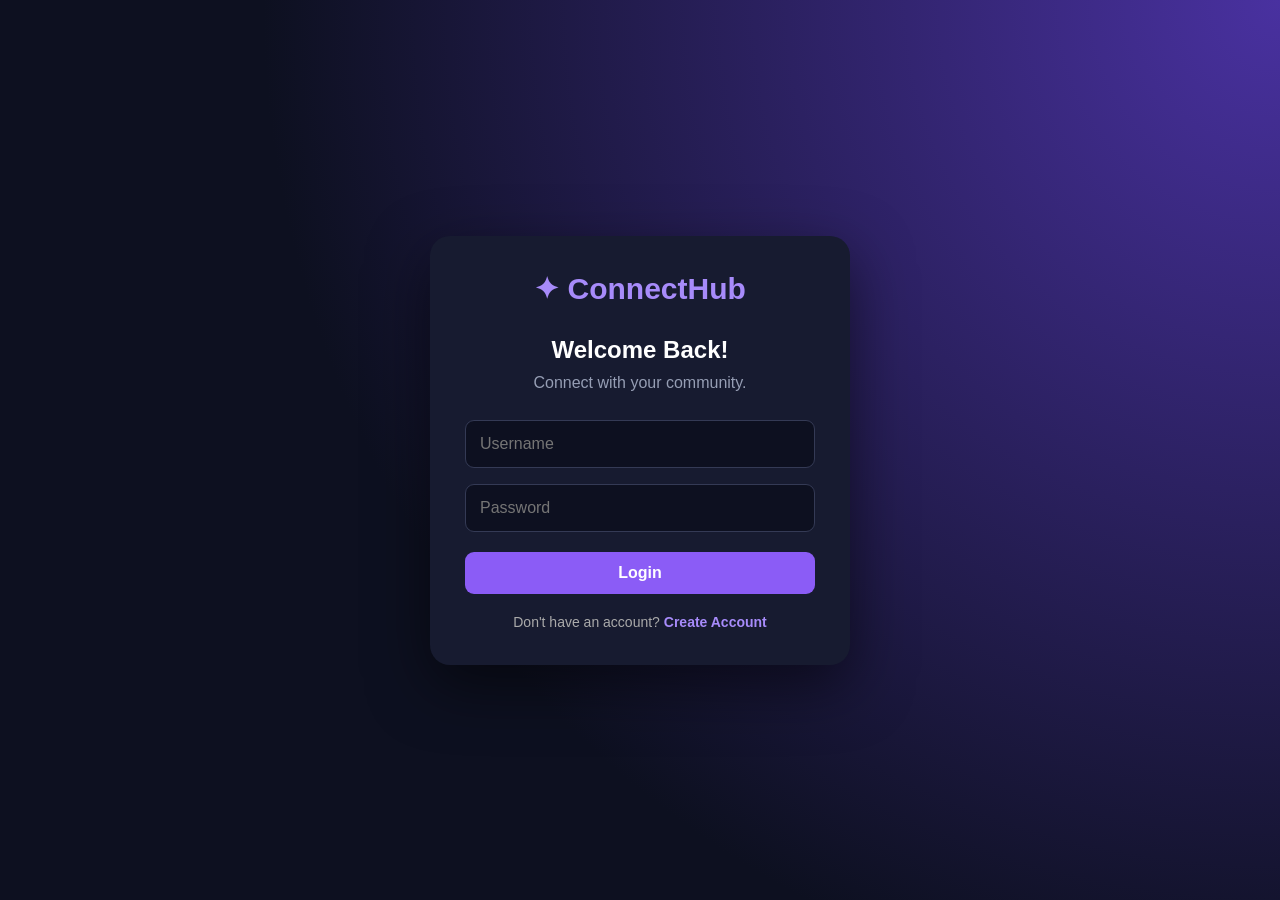
<file: index.html>
<!DOCTYPE html>
<html lang="en">
<head>
    <meta charset="UTF-8">
    <meta name="viewport" content="width=device-width, initial-scale=1.0">
    <title>ConnectHub | Social Network</title>
    <link rel="stylesheet" href="style.css">
</head>
<body>

<!-- LOGIN AND SIGNUP -->
<section id="auth">
    <div class="auth-card">
        <h1 class="logo">✦ ConnectHub</h1>

        <div id="loginBox">
            <h2>Welcome Back!</h2>
            <p class="subtitle">Connect with your community.</p>

            <input id="loginUser" placeholder="Username">
            <input id="loginPass" type="password" placeholder="Password">

            <button class="primary-btn" onclick="login()">Login</button>

            <p id="loginError" class="error"></p>

            <p class="switch-text">
                Don't have an account?
                <span onclick="showSignup()">Create Account</span>
            </p>
        </div>

        <div id="signupBox" class="hidden">
            <h2>Create Account</h2>
            <p class="subtitle">Join ConnectHub today.</p>

            <input id="regName" placeholder="Full Name">
            <input id="regUser" placeholder="Username">
            <input id="regEmail" type="email" placeholder="Email">
            <input id="regPass" type="password" placeholder="Password">

            <button class="primary-btn" onclick="signup()">Sign Up</button>

            <p id="signupError" class="error"></p>

            <p class="switch-text">
                Already registered?
                <span onclick="showLogin()">Login</span>
            </p>
        </div>
    </div>
</section>

<!-- MAIN APPLICATION -->
<section id="app" class="hidden">

    <!-- TOP NAVIGATION -->
    <header class="topbar">
        <h1 class="brand">✦ ConnectHub</h1>

        <input
            type="text"
            id="search"
            placeholder="Search people..."
            oninput="renderPeople()"
        >

        <button class="logout-btn" onclick="logout()">Logout</button>
    </header>

    <div class="layout">

        <!-- LEFT SIDEBAR -->
        <aside class="sidebar">

            <div class="nav-item active" onclick="showPage('home',this)">
                🏠 Home
            </div>

            <div class="nav-item" onclick="showPage('explore',this)">
                🌍 Explore
            </div>

            <div class="nav-item" onclick="showPage('people',this)">
                👥 People
            </div>

            <div class="nav-item" onclick="showPage('profile',this)">
                👤 My Profile
            </div>

        </aside>

        <!-- MAIN CONTENT -->
        <main class="feed">

            <!-- HOME PAGE -->
            <div id="homePage">

                <div class="panel create-panel">
                    <h2>Create a Post ✨</h2>

                    <textarea
                        id="postText"
                        placeholder="What's happening in your world?"
                    ></textarea>

                    <div class="post-actions">

                        <label class="upload-label">
                            📷 Add Photo
                            <input
                                type="file"
                                id="postFile"
                                accept="image/*"
                            >
                        </label>

                        <button class="primary-btn" onclick="createPost()">
                            Publish Post
                        </button>

                    </div>
                </div>

                <h2 class="section-title">Your Feed</h2>

                <div id="feed"></div>

            </div>

            <!-- EXPLORE PAGE -->
            <div id="explorePage" class="hidden">

                <h2 class="section-title">Explore 🌍</h2>

                <p class="muted">
                    Discover posts from your community.
                </p>

                <div id="exploreFeed"></div>

            </div>

            <!-- PEOPLE PAGE -->
            <div id="peoplePage" class="hidden">

                <h2 class="section-title">Discover People 👥</h2>

                <div class="panel">
                    <div id="peopleList"></div>
                </div>

            </div>

            <!-- PROFILE PAGE -->
            <div id="profilePage" class="hidden">

                <div class="panel profile-header" id="myProfile"></div>

                <h2 class="section-title">My Posts</h2>

                <div id="myPosts"></div>

            </div>

        </main>

        <!-- RIGHT SIDEBAR -->
        <aside class="rightbar">

            <div class="my-account">
                <h3>Your Profile</h3>

                <div class="avatar large-avatar" id="sideAvatar">U</div>

                <h3 id="sideName">User</h3>

                <p class="muted" id="sideUsername">@username</p>
            </div>

            <hr>

            <!-- INSTAGRAM STYLE SUGGESTIONS -->
            <div class="suggestions">

                <h3>Suggested for You</h3>

                <p class="muted">People you may know</p>

                <div id="suggestedList"></div>

                <button class="see-all" onclick="showPage('people',null)">
                    See All
                </button>

            </div>

            <hr>

            <div class="community">
                <h3>Community</h3>

                <p class="muted">
                    Connect with people and share ideas.
                </p>
            </div>

            <p class="copyright">© 2026 ConnectHub</p>

        </aside>

    </div>

</section>

<div id="toast"></div>

<script src="script.js"></script>

</body>
</html>
</file>
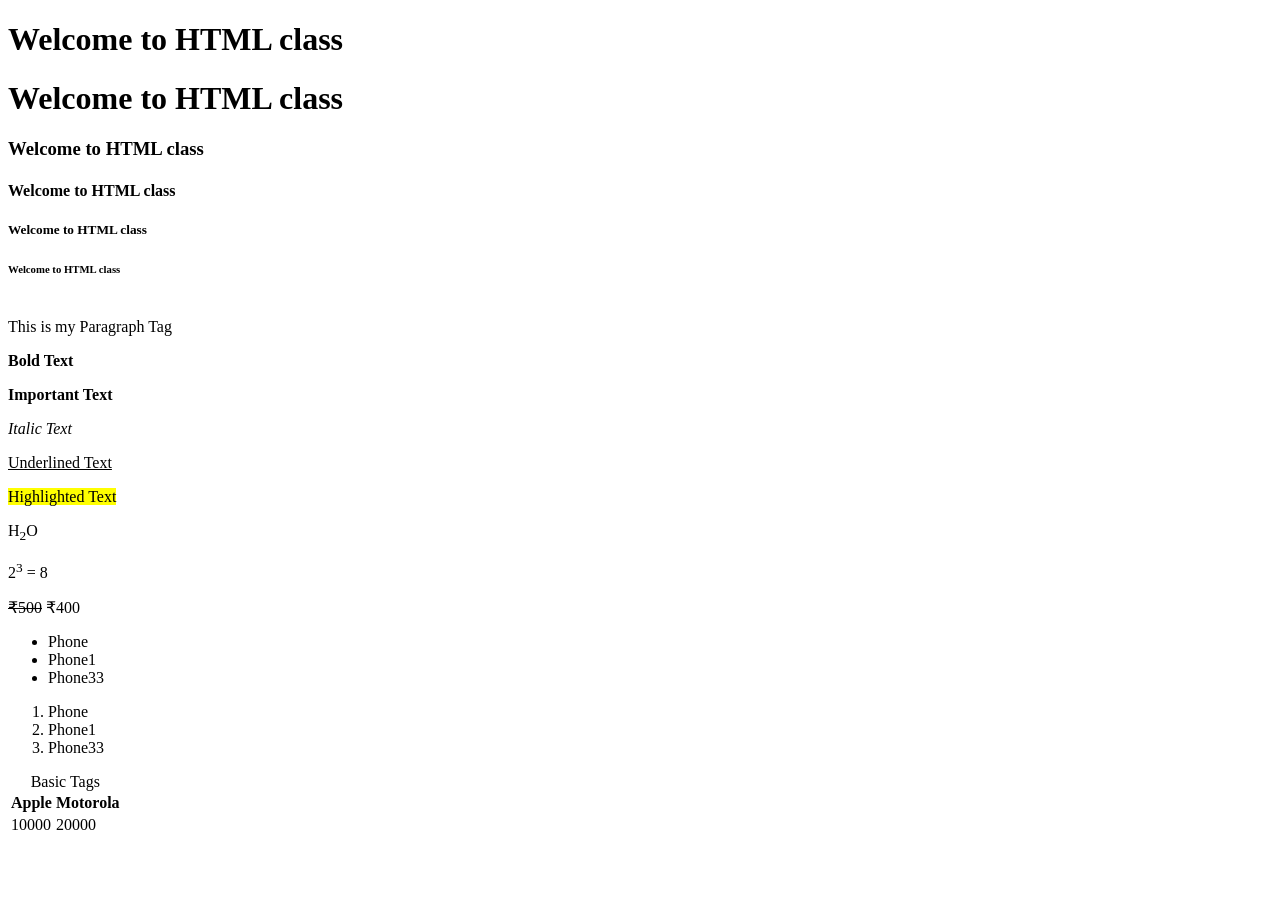
<file: HTML/index.html>
<!DOCTYPE html>
<html lang="en">
<head>
    <meta charset="UTF-8">
    <meta name="viewport" content="width=device-width, initial-scale=1.0">
    <title>This is HTML Page</title>
</head>
<body>

    <h1>Welcome to HTML class</h1>
    <h1
    <h2>Welcome to HTML class</h2>
    <h3>Welcome to HTML class</h3>
    <h4>Welcome to HTML class</h4>
    <h5>Welcome to HTML class</h5>
    <h6>Welcome to HTML class</h6>
    <p><br>This is my Paragraph Tag</p>
    <p><b>Bold Text</b></p>

    <p><strong>Important Text</strong></p>

    <p><i>Italic Text</i></p>

    <p><u>Underlined Text</u></p>

<p><mark>Highlighted Text</mark></p>

<p>H<sub>2</sub>O</p>

<p>2<sup>3</sup> = 8</p>

<p><del>₹500</del> ₹400</p>
<ul>
    <li>Phone</li>
    <li>Phone1</li>
        <li>Phone33</li>
</ul>
<ol> 
    <li>Phone</li>
    <li>Phone1</li>
    <li>Phone33</li>
</ol>

<table>
    <caption>Basic Tags</caption>
    <tr>
        <th>Apple</th>
        <th>Motorola</th>
    </tr>
    <tr>
        <td>10000</td>
        <td>20000</td>
    </tr>
</table>





    
   
</body>
</html>
</file>
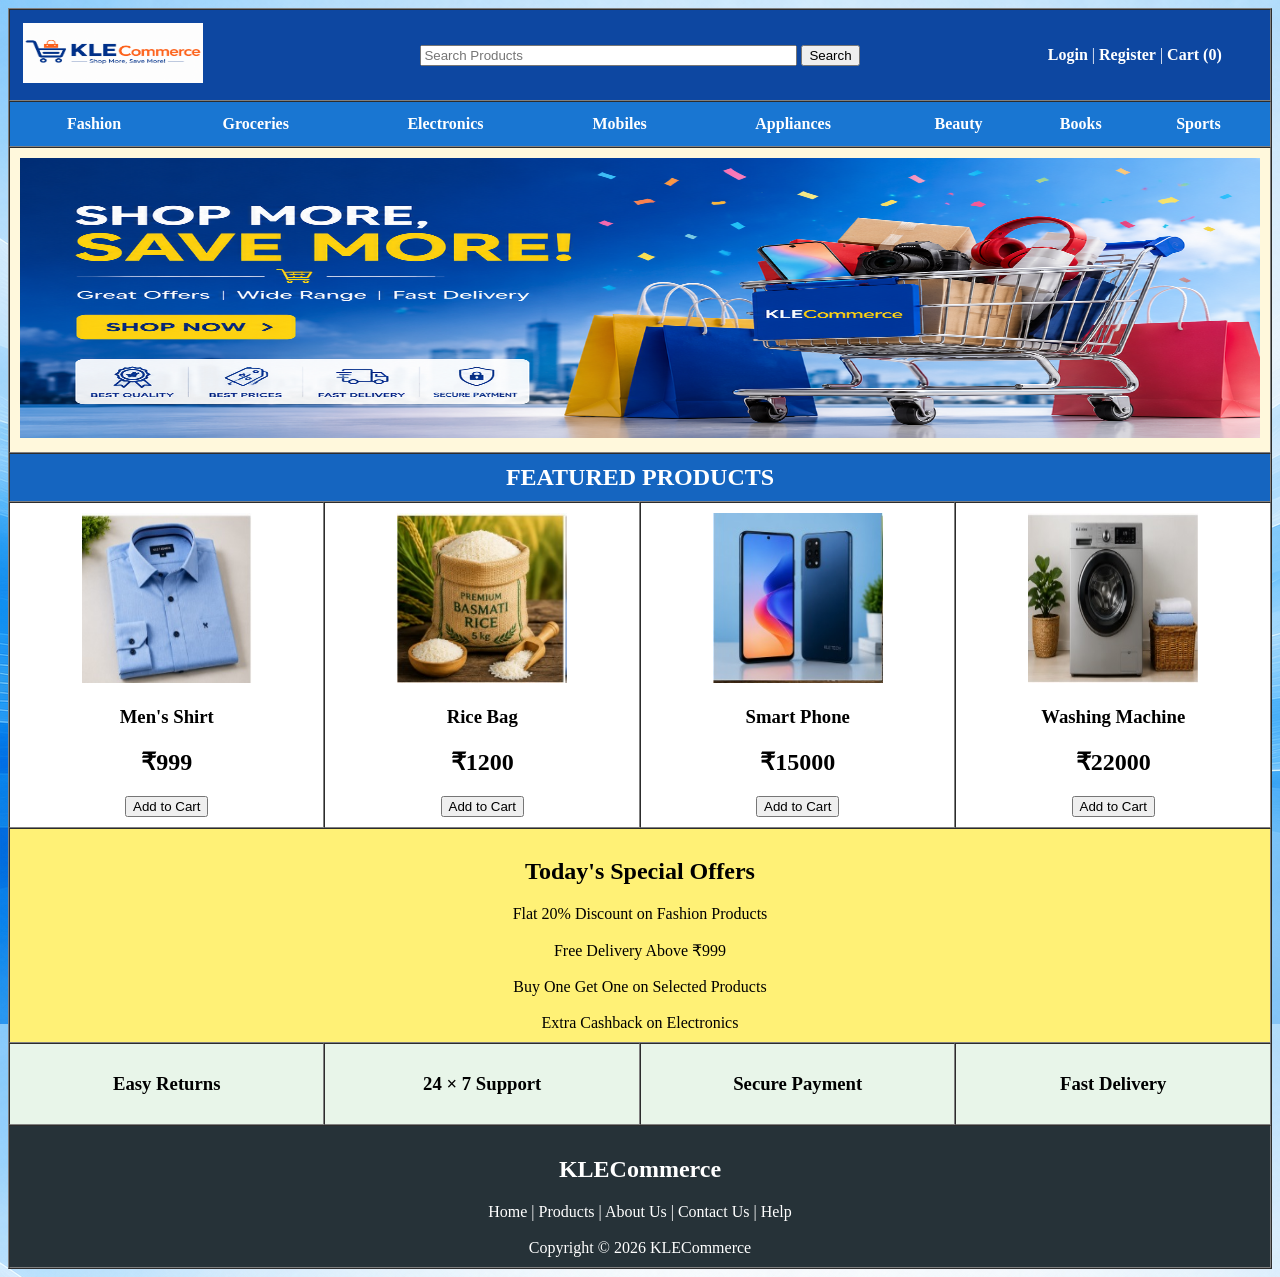
<file: HTML/buy.html>
<!DOCTYPE html>
<html>

<head>
    <title>KLECommerce</title>
</head>

<body background="images/background.png">

<table border="1" width="100%" cellpadding="10" cellspacing="0">

    <!-- HEADER -->

    <tr bgcolor="#0D47A1">

        <td colspan="4">

            <table width="100%">
                <tr>

                    <td width="20%">
                        <img src="images/logo.png"
                             width="180"
                             height="60">
                    </td>

                    <td width="60%" align="center">

                        <input type="text"
                               size="45"
                               placeholder="Search Products">

                        <input type="submit"
                               value="Search">

                    </td>

                    <td width="20%" align="center">

                        <font color="white">

                            <b>Login</b> |
                            <b>Register</b> |
                            <b>Cart (0)</b>

                        </font>

                    </td>

                </tr>
            </table>

        </td>

    </tr>

    <!-- CATEGORY -->

    <tr bgcolor="#1976D2" align="center">

    <td colspan="4">

        <table width="100%" border="0">
            <tr align="center">

                <td><font color="white"><b>Fashion</b></font></td>
                <td><font color="white"><b>Groceries</b></font></td>
                <td><font color="white"><b>Electronics</b></font></td>
                <td><font color="white"><b>Mobiles</b></font></td>
                <td><font color="white"><b>Appliances</b></font></td>
                <td><font color="white"><b>Beauty</b></font></td>
                <td><font color="white"><b>Books</b></font></td>
                <td><font color="white"><b>Sports</b></font></td>

            </tr>
        </table>

    </td>
</tr>


    <!-- BANNER -->

    <tr>

        <td colspan="4" align="center" bgcolor="#FFF8DC">

            <img src="images/banner.png"
                 width="100%"
                 height="280">

        </td>

    </tr>

    <!-- PRODUCT TITLE -->

    <tr bgcolor="#1565C0">

        <td colspan="4" align="center">

            <font color="white" size="5">

                <b>FEATURED PRODUCTS</b>

            </font>

        </td>

    </tr>

    <!-- PRODUCTS -->

    <tr bgcolor="#FFFFFF">

        <td align="center">

            <img src="images/shirt.jpg"
                 width="170"
                 height="170">

            <h3>Men's Shirt</h3>

            <h2>₹999</h2>

            <input type="button"
                   value="Add to Cart">

        </td>

        <td align="center">

            <img src="images/rice.jpg"
                 width="170"
                 height="170">

            <h3>Rice Bag</h3>

            <h2>₹1200</h2>

            <input type="button"
                   value="Add to Cart">

        </td>

        <td align="center">

            <img src="images/mobile.jpg"
                 width="170"
                 height="170">

            <h3>Smart Phone</h3>

            <h2>₹15000</h2>

            <input type="button"
                   value="Add to Cart">

        </td>

        <td align="center">

            <img src="images/washing.jpg"
                 width="170"
                 height="170">

            <h3>Washing Machine</h3>

            <h2>₹22000</h2>

            <input type="button"
                   value="Add to Cart">

        </td>

    </tr>

    <!-- OFFERS -->

    <tr bgcolor="#FFF176">

        <td colspan="4" align="center">

            <h2>Today's Special Offers</h2>

            Flat 20% Discount on Fashion Products <br><br>

            Free Delivery Above ₹999 <br><br>

            Buy One Get One on Selected Products <br><br>

            Extra Cashback on Electronics

        </td>

    </tr>

    <!-- CUSTOMER SERVICES -->

    <tr bgcolor="#E8F5E9">

        <td align="center">

            <h3>Easy Returns</h3>

        </td>

        <td align="center">

            <h3>24 × 7 Support</h3>

        </td>

        <td align="center">

            <h3>Secure Payment</h3>

        </td>

        <td align="center">

            <h3>Fast Delivery</h3>

        </td>

    </tr>

    <!-- FOOTER -->

    <tr bgcolor="#263238">

        <td colspan="4" align="center">

            <font color="white">

                <h2>KLECommerce</h2>

                Home |
                Products |
                About Us |
                Contact Us |
                Help

                <br><br>

                Copyright © 2026 KLECommerce

            </font>

        </td>

    </tr>

</table>

</body>

</html>
</file>
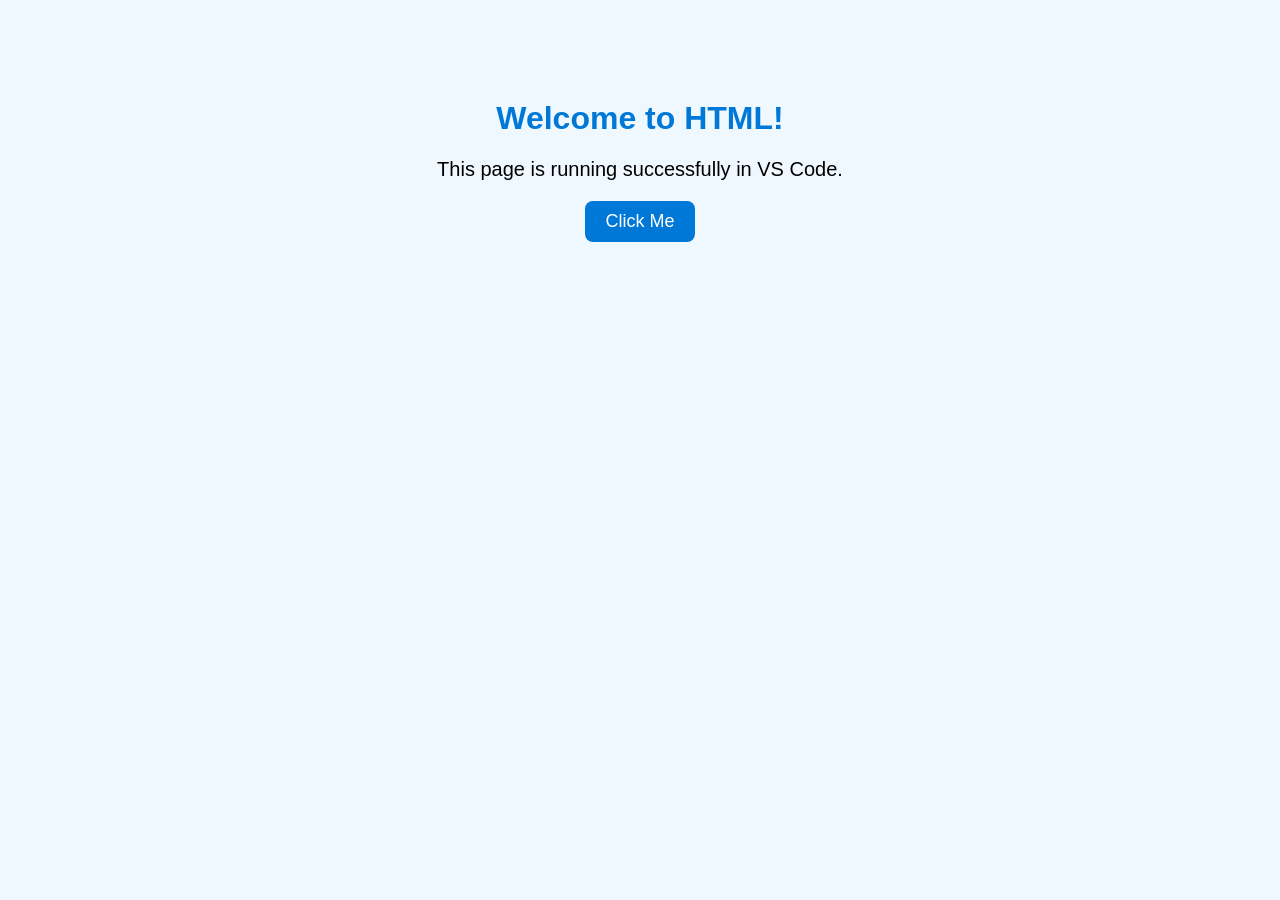
<file: HTML/hello.html>
<!DOCTYPE html>
<html lang="en">
<head>
    <meta charset="UTF-8">
    <meta name="viewport" content="width=device-width, initial-scale=1.0">
    <title>My First HTML Page</title>

    <style>
        body {
            font-family: Arial, sans-serif;
            background-color: #f0f8ff;
            text-align: center;
            margin-top: 100px;
        }

        h1 {
            color: #0078D7;
        }

        p {
            font-size: 20px;
        }

        button {
            padding: 10px 20px;
            font-size: 18px;
            background-color: #0078D7;
            color: white;
            border: none;
            border-radius: 8px;
            cursor: pointer;
        }

        button:hover {
            background-color: #005fa3;
        }
    </style>
</head>
<body>

    <h1>Welcome to HTML!</h1>
    <p>This page is running successfully in VS Code.</p>

    <button onclick="showMessage()">Click Me</button>

    <script>
        function showMessage() {
            alert("🎉 Congratulations! Your HTML is working.");
        }
    </script>

</body>
</html>
</file>
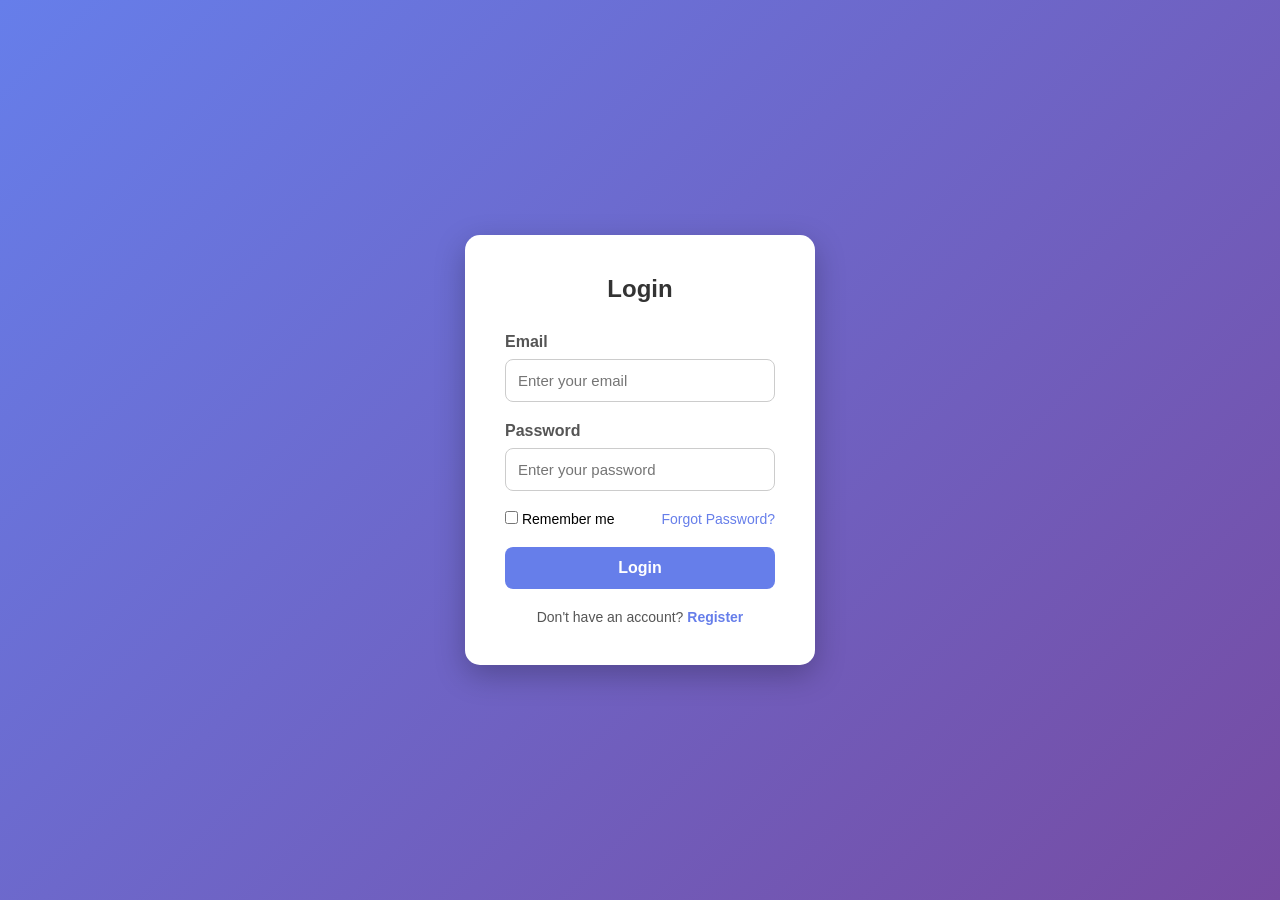
<file: HTML/log.html>
<!DOCTYPE html>
<html lang="en">
<head>
    <meta charset="UTF-8">
    <meta name="viewport" content="width=device-width, initial-scale=1.0">

    <title>Login Form</title>

    <style>
        * {
            margin: 0;
            padding: 0;
            box-sizing: border-box;
            font-family: Arial, sans-serif;
        }

        body {
            height: 100vh;
            display: flex;
            justify-content: center;
            align-items: center;
            background: linear-gradient(135deg, #667eea, #764ba2);
        }

        .login-box {
            width: 350px;
            padding: 40px;
            background: white;
            border-radius: 15px;
            box-shadow: 0 10px 30px rgba(0, 0, 0, 0.25);
        }

        .login-box h2 {
            text-align: center;
            margin-bottom: 30px;
            color: #333;
        }

        .input-box {
            margin-bottom: 20px;
        }

        .input-box label {
            display: block;
            margin-bottom: 8px;
            color: #555;
            font-weight: bold;
        }

        .input-box input {
            width: 100%;
            padding: 12px;
            border: 1px solid #ccc;
            border-radius: 8px;
            outline: none;
            font-size: 15px;
        }

        .input-box input:focus {
            border-color: #667eea;
        }

        .remember {
            display: flex;
            justify-content: space-between;
            align-items: center;
            margin-bottom: 20px;
            font-size: 14px;
        }

        .remember a {
            color: #667eea;
            text-decoration: none;
        }

        .login-btn {
            width: 100%;
            padding: 12px;
            border: none;
            border-radius: 8px;
            background: #667eea;
            color: white;
            font-size: 16px;
            font-weight: bold;
            cursor: pointer;
        }

        .login-btn:hover {
            background: #5568d9;
        }

        .register {
            text-align: center;
            margin-top: 20px;
            font-size: 14px;
            color: #555;
        }

        .register a {
            color: #667eea;
            text-decoration: none;
            font-weight: bold;
        }
    </style>
</head>

<body>

    <div class="login-box">

        <h2>Login</h2>

        <form>

            <div class="input-box">
                <label>Email</label>
                <input type="email" placeholder="Enter your email" required>
            </div>

            <div class="input-box">
                <label>Password</label>
                <input type="password" placeholder="Enter your password" required>
            </div>

            <div class="remember">
                <label>
                    <input type="checkbox">
                    Remember me
                </label>

                <a href="#">Forgot Password?</a>
            </div>

            <button type="submit" class="login-btn">
                Login
            </button>

        </form>

        <div class="register">
            Don't have an account?
            <a href="#">Register</a>
        </div>

    </div>

</body>
</html>
</file>
<file: style.css>
* {
    margin: 0;
    padding: 0;
    box-sizing: border-box;
}

body {
    font-family: Arial, sans-serif;
    background: #0d1020;
    color: #ffffff;
}

button, input, textarea {
    font: inherit;
}

button {
    cursor: pointer;
    border: none;
}

.hidden {
    display: none !important;
}

/* AUTHENTICATION */

#auth {
    min-height: 100vh;
    display: flex;
    justify-content: center;
    align-items: center;
    padding: 20px;
    background: radial-gradient(circle at top right, #4931a0, #0d1020 65%);
}

.auth-card {
    width: 100%;
    max-width: 420px;
    background: #171b30;
    padding: 35px;
    border-radius: 20px;
    box-shadow: 0 20px 60px #0008;
    text-align: center;
}

.logo {
    color: #a78bfa;
    font-size: 30px;
    margin-bottom: 30px;
}

.auth-card h2 {
    margin-bottom: 10px;
}

.subtitle {
    color: #969eb4;
    margin-bottom: 20px;
}

.auth-card input {
    width: 100%;
    padding: 14px;
    margin: 8px 0;
    border: 1px solid #343a55;
    border-radius: 9px;
    background: #0d1020;
    color: white;
    outline: none;
}

.auth-card input:focus,
textarea:focus {
    border-color: #a78bfa;
}

.primary-btn {
    background: #8b5cf6;
    color: white;
    padding: 12px 16px;
    border-radius: 9px;
    font-weight: bold;
    transition: 0.3s;
}

.primary-btn:hover {
    background: #7542e8;
    transform: translateY(-1px);
}

.auth-card .primary-btn {
    width: 100%;
    margin-top: 12px;
}

.switch-text {
    color: #aaa;
    margin-top: 20px;
    font-size: 14px;
}

.switch-text span {
    color: #a78bfa;
    cursor: pointer;
    font-weight: bold;
}

.error {
    color: #fb7185;
    font-size: 13px;
    margin-top: 10px;
}

/* TOP NAVIGATION */

.topbar {
    height: 70px;
    background: #171b30;
    display: flex;
    align-items: center;
    justify-content: space-between;
    padding: 0 5%;
    border-bottom: 1px solid #292e45;
    position: sticky;
    top: 0;
    z-index: 20;
}

.brand {
    color: #a78bfa;
    font-size: 25px;
}

.topbar input {
    width: 260px;
    padding: 12px 16px;
    background: #0d1020;
    border: 1px solid #343a55;
    border-radius: 25px;
    color: white;
    outline: none;
}

.logout-btn {
    padding: 11px 20px;
    background: #292e45;
    color: white;
    border-radius: 8px;
}

/* MAIN LAYOUT */

.layout {
    display: grid;
    grid-template-columns: 220px minmax(300px, 650px) 260px;
    gap: 25px;
    max-width: 1400px;
    margin: 30px auto;
    padding: 0 20px;
}

.sidebar,
.rightbar,
.panel {
    background: #171b30;
    border: 1px solid #292e45;
    border-radius: 14px;
    padding: 20px;
    height: max-content;
}

.sidebar {
    position: sticky;
    top: 90px;
}

.nav-item {
    padding: 15px 12px;
    color: #b9bfd1;
    cursor: pointer;
    border-radius: 9px;
    margin: 5px 0;
    transition: 0.2s;
}

.nav-item:hover,
.nav-item.active {
    background: #292344;
    color: #c4b5fd;
}

.feed {
    min-width: 0;
}

/* CREATE POST */

.create-panel {
    margin-bottom: 25px;
}

.create-panel h2 {
    margin-bottom: 18px;
}

textarea {
    width: 100%;
    min-height: 90px;
    padding: 14px;
    background: #0d1020;
    border: 1px solid #343a55;
    color: white;
    border-radius: 10px;
    resize: vertical;
    outline: none;
}

.post-actions {
    display: flex;
    align-items: center;
    justify-content: space-between;
    gap: 10px;
    margin-top: 15px;
    flex-wrap: wrap;
}

.upload-label {
    color: #a78bfa;
    cursor: pointer;
    font-size: 14px;
}

.upload-label input {
    display: none;
}

/* FEED */

.section-title {
    margin: 22px 0;
    font-size: 23px;
}

.post {
    background: #171b30;
    border: 1px solid #292e45;
    padding: 20px;
    border-radius: 14px;
    margin-bottom: 20px;
}

.post-head {
    display: flex;
    align-items: center;
    gap: 12px;
    margin-bottom: 15px;
}

.post-head strong {
    display: block;
}

.muted {
    color: #969eb4;
    font-size: 13px;
    margin-top: 7px;
}

.avatar {
    width: 45px;
    height: 45px;
    border-radius: 50%;
    background: linear-gradient(135deg, #8b5cf6, #ec4899);
    display: flex;
    align-items: center;
    justify-content: center;
    font-size: 20px;
    font-weight: bold;
    flex-shrink: 0;
}

.post-content {
    line-height: 1.6;
    margin: 12px 0;
    overflow-wrap: anywhere;
}

.post-image {
    width: 100%;
    max-height: 400px;
    object-fit: cover;
    border-radius: 10px;
    margin: 12px 0;
}

.post-buttons {
    display: flex;
    gap: 22px;
    border-top: 1px solid #30354a;
    padding-top: 15px;
    margin-top: 15px;
}

.post-buttons button {
    background: transparent;
    color: #b9bfd1;
    padding: 0;
}

.post-buttons button.liked {
    color: #fb7185;
}

.comment-box {
    display: flex;
    gap: 8px;
    margin-top: 15px;
}

.comment-box input {
    flex: 1;
    min-width: 0;
    padding: 11px;
    border-radius: 8px;
    border: 1px solid #343a55;
    background: #0d1020;
    color: white;
}

.comment-box button {
    background: #8b5cf6;
    color: white;
    padding: 10px 14px;
    border-radius: 8px;
}

.comment {
    padding: 10px;
    background: #22263b;
    border-radius: 8px;
    margin-top: 8px;
    font-size: 13px;
    overflow-wrap: anywhere;
}

/* RIGHT SIDEBAR */

.rightbar {
    position: sticky;
    top: 90px;
}

.my-account {
    text-align: center;
}

.my-account h3 {
    margin-bottom: 15px;
}

.large-avatar {
    width: 75px;
    height: 75px;
    font-size: 30px;
    margin: 15px auto;
}

.rightbar hr {
    border: none;
    border-top: 1px solid #41465b;
    margin: 22px 0;
}

/* SUGGESTED FOR YOU */

.suggestions {
    text-align: left;
}

.suggestions h3 {
    font-size: 16px;
    margin-bottom: 8px;
}

.suggestions > .muted {
    margin-bottom: 18px;
}

.suggest-person {
    display: flex;
    justify-content: space-between;
    align-items: center;
    gap: 6px;
    margin: 18px 0;
}

.suggest-info {
    display: flex;
    align-items: center;
    gap: 9px;
    min-width: 0;
}

.suggest-info .avatar {
    width: 38px;
    height: 38px;
    font-size: 15px;
}

.suggest-details {
    min-width: 0;
}

.suggest-details strong {
    display: block;
    font-size: 12px;
    overflow-wrap: anywhere;
}

.suggest-details p {
    font-size: 11px;
    color: #969eb4;
    margin-top: 5px;
    overflow-wrap: anywhere;
}

.suggest-person button {
    background: transparent;
    color: #a78bfa;
    font-size: 12px;
    font-weight: bold;
    padding: 7px 4px;
    white-space: nowrap;
}

.suggest-person button:hover {
    color: white;
}

.see-all {
    width: 100%;
    background: #292344;
    color: #c4b5fd;
    padding: 10px;
    border-radius: 8px;
    margin-top: 8px;
}

.suggestion-empty {
    color: #969eb4;
    font-size: 12px;
    padding: 12px 0;
}

.community {
    text-align: center;
}

.community h3 {
    margin-bottom: 10px;
}

.copyright {
    text-align: center;
    color: #777f98;
    font-size: 12px;
    margin-top: 25px;
}

/* PEOPLE PAGE */

.person {
    display: flex;
    align-items: center;
    justify-content: space-between;
    gap: 10px;
    margin: 15px 0;
}

.person-info {
    display: flex;
    align-items: center;
    gap: 10px;
    min-width: 0;
}

.person-info strong {
    font-size: 14px;
}

.follow-btn {
    background: #8b5cf6;
    color: white;
    padding: 9px 13px;
    border-radius: 8px;
    white-space: nowrap;
}

.follow-btn.following {
    background: #292e45;
}

/* PROFILE */

.profile-header {
    text-align: center;
    padding: 30px;
}

.profile-header .avatar {
    width: 100px;
    height: 100px;
    font-size: 38px;
    margin: auto;
}

.profile-header h2 {
    margin-top: 15px;
}

.empty {
    text-align: center;
    color: #969eb4;
    padding: 35px 10px;
}

#toast {
    position: fixed;
    bottom: 25px;
    right: 25px;
    background: #8b5cf6;
    padding: 14px 20px;
    border-radius: 10px;
    display: none;
    z-index: 30;
    box-shadow: 0 5px 20px #0005;
}

/* RESPONSIVE */

@media (max-width: 1050px) {
    .layout {
        grid-template-columns: 180px minmax(0, 1fr);
    }

    .rightbar {
        display: none;
    }
}

@media (max-width: 600px) {
    .layout {
        display: block;
        margin: 15px auto;
        padding: 0 12px;
    }

    .sidebar {
        position: static;
        display: flex;
        overflow-x: auto;
        padding: 8px;
        margin-bottom: 15px;
    }

    .nav-item {
        white-space: nowrap;
        margin: 0 3px;
        padding: 12px;
    }

    .topbar {
        padding: 0 12px;
        gap: 8px;
    }

    .brand {
        font-size: 18px;
    }

    .topbar input {
        width: 110px;
        padding: 10px;
    }

    .logout-btn {
        padding: 9px;
    }

    .auth-card {
        padding: 25px;
    }
}
</file>
